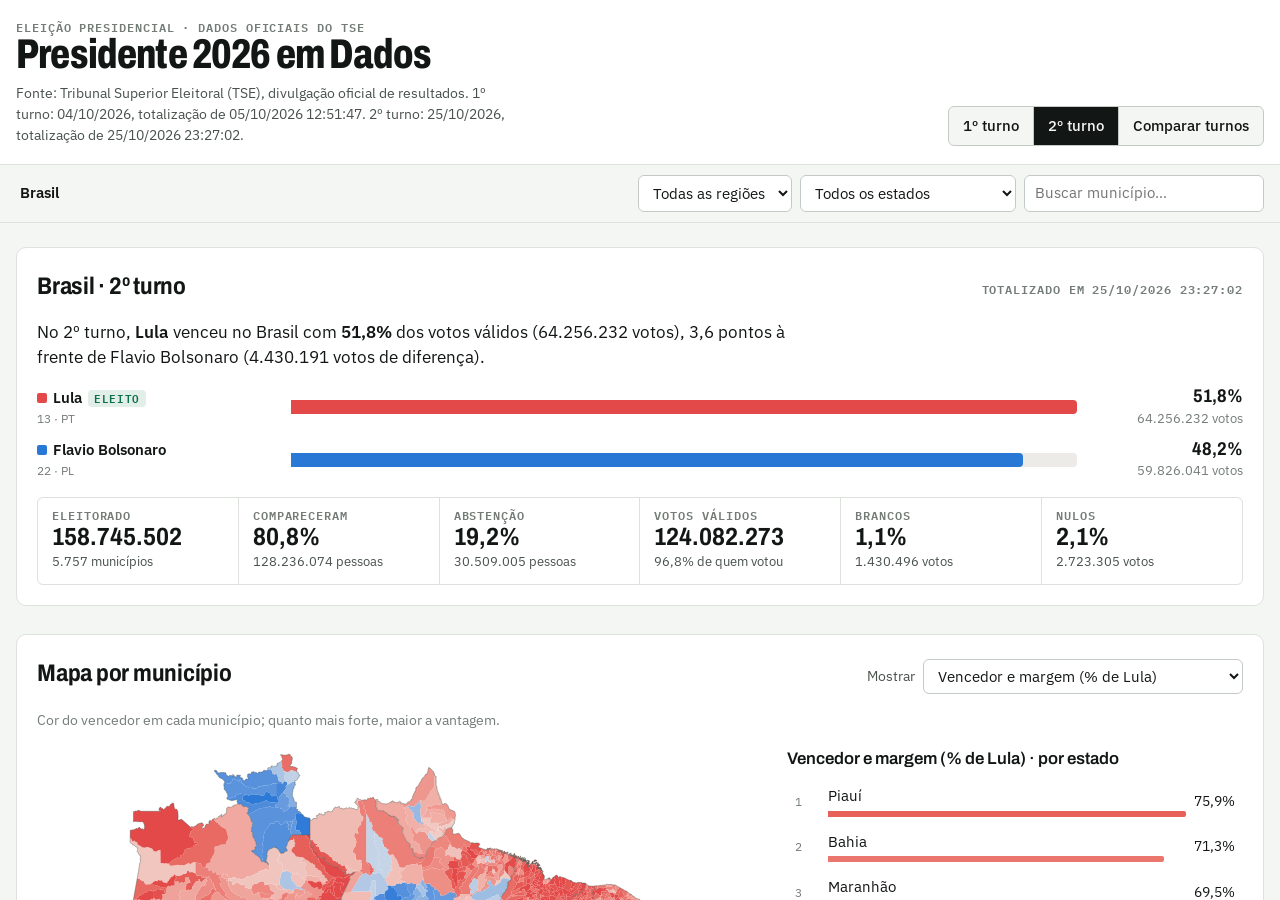
<file: index.html>
<!doctype html>
<html lang="pt-BR">
<head>
<meta charset="utf-8">
<title>Presidente 2026 em Dados</title>
<meta http-equiv="refresh" content="0; url=web/">
</head>
<body>
<p>Abrindo o painel… Se nada acontecer, <a href="web/">clique aqui</a>.</p>
</body>
</html>
</file>
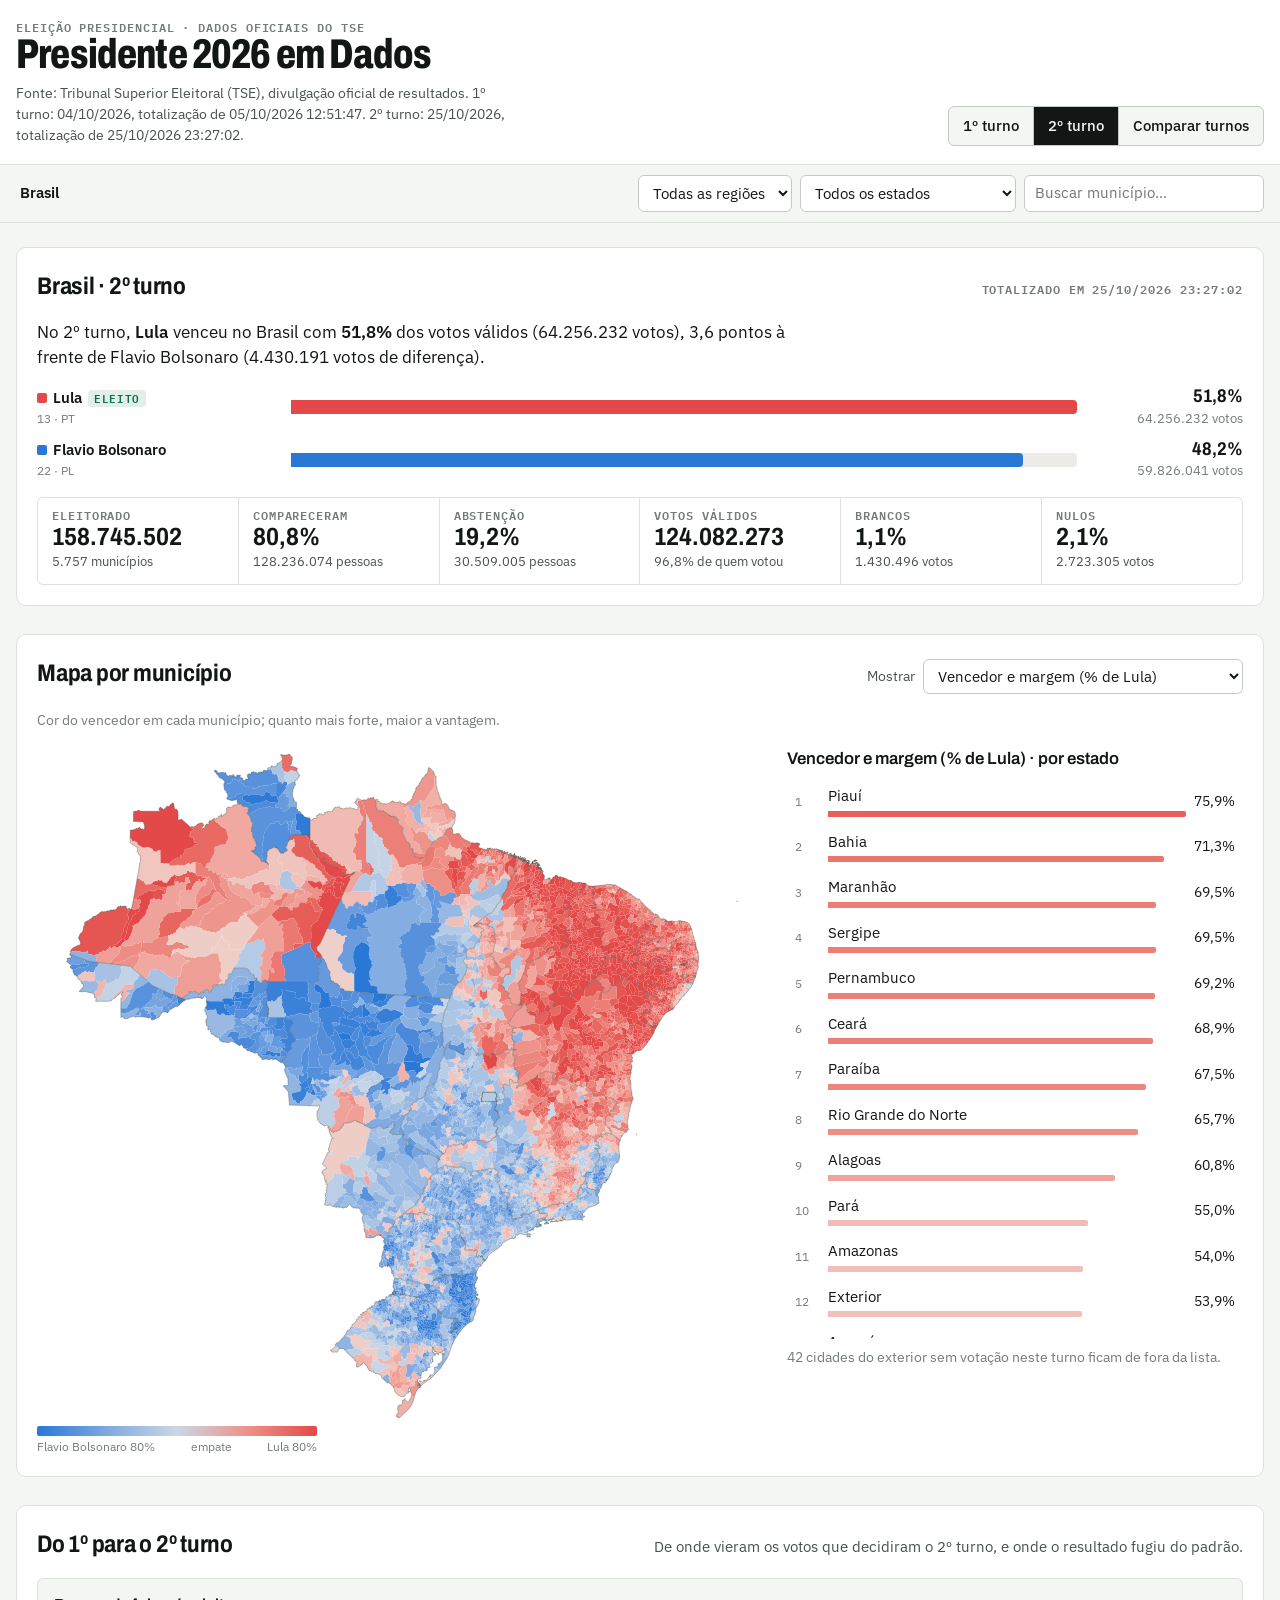
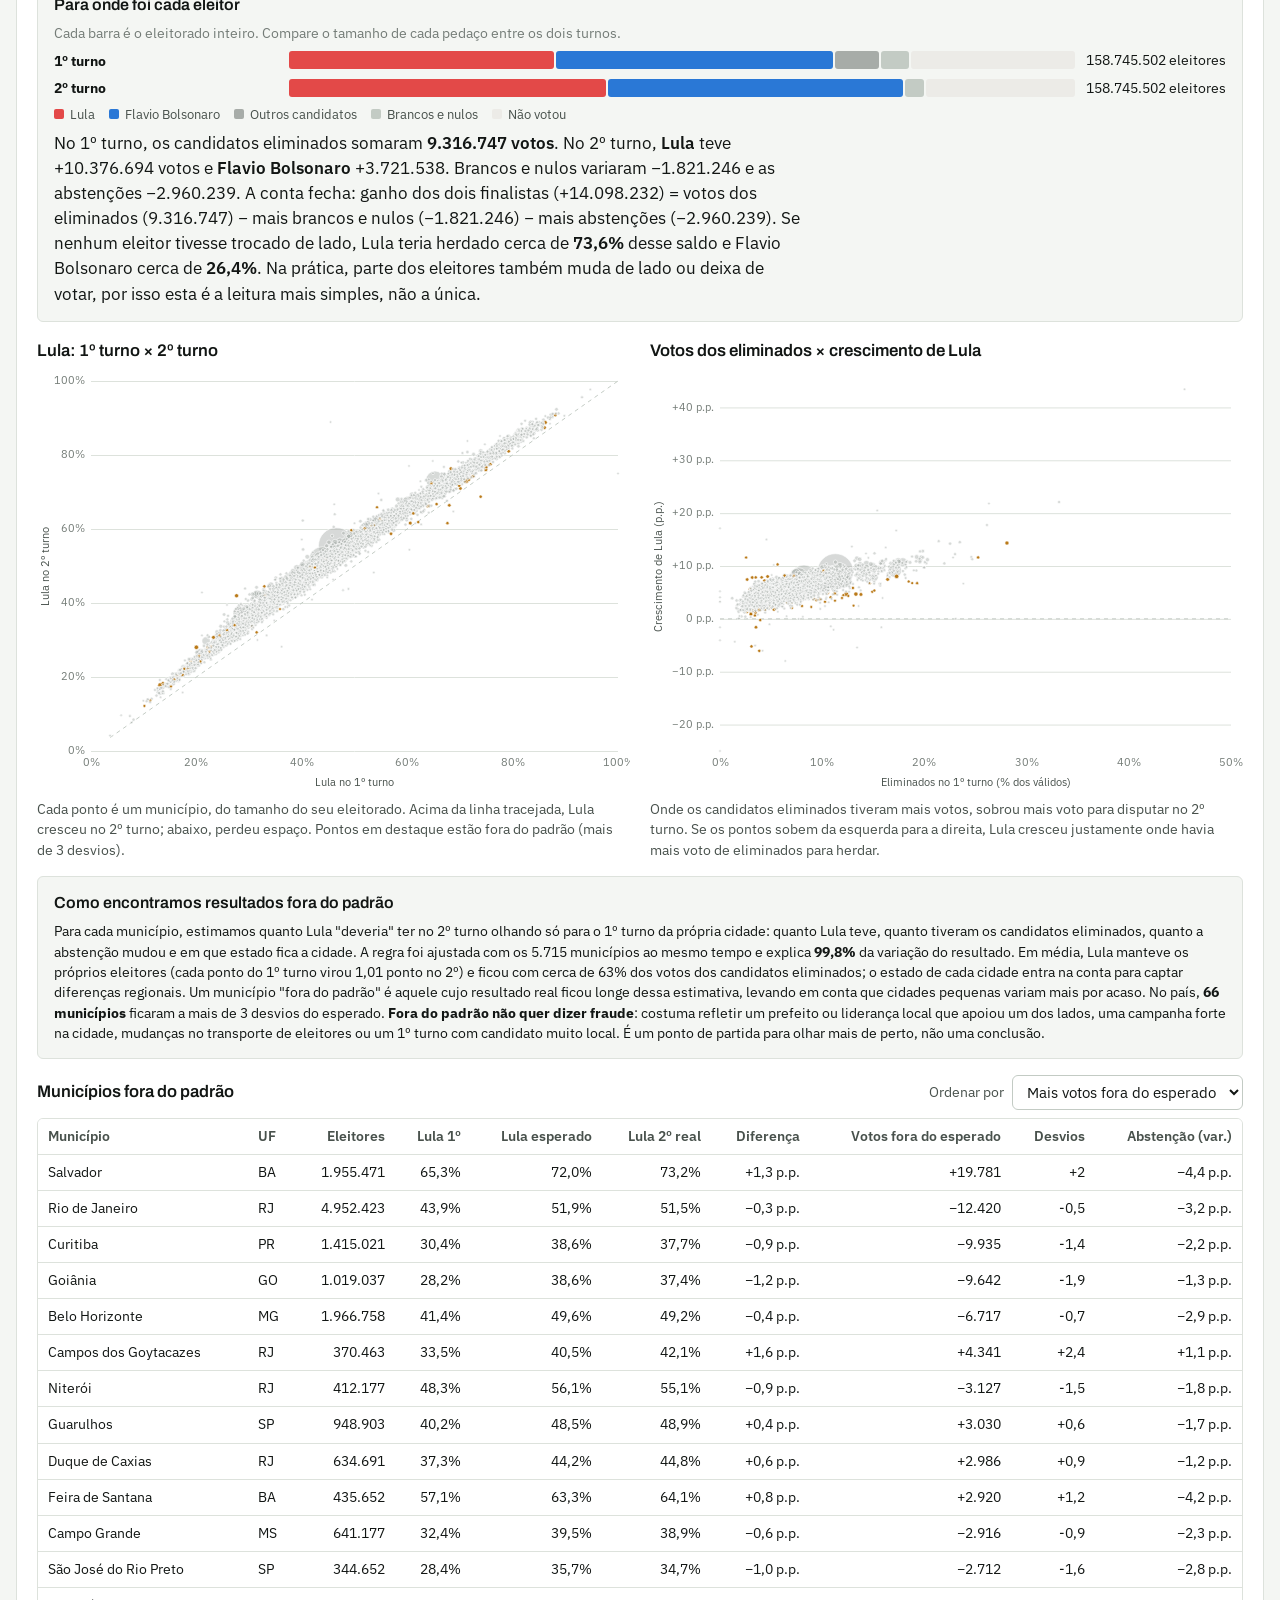
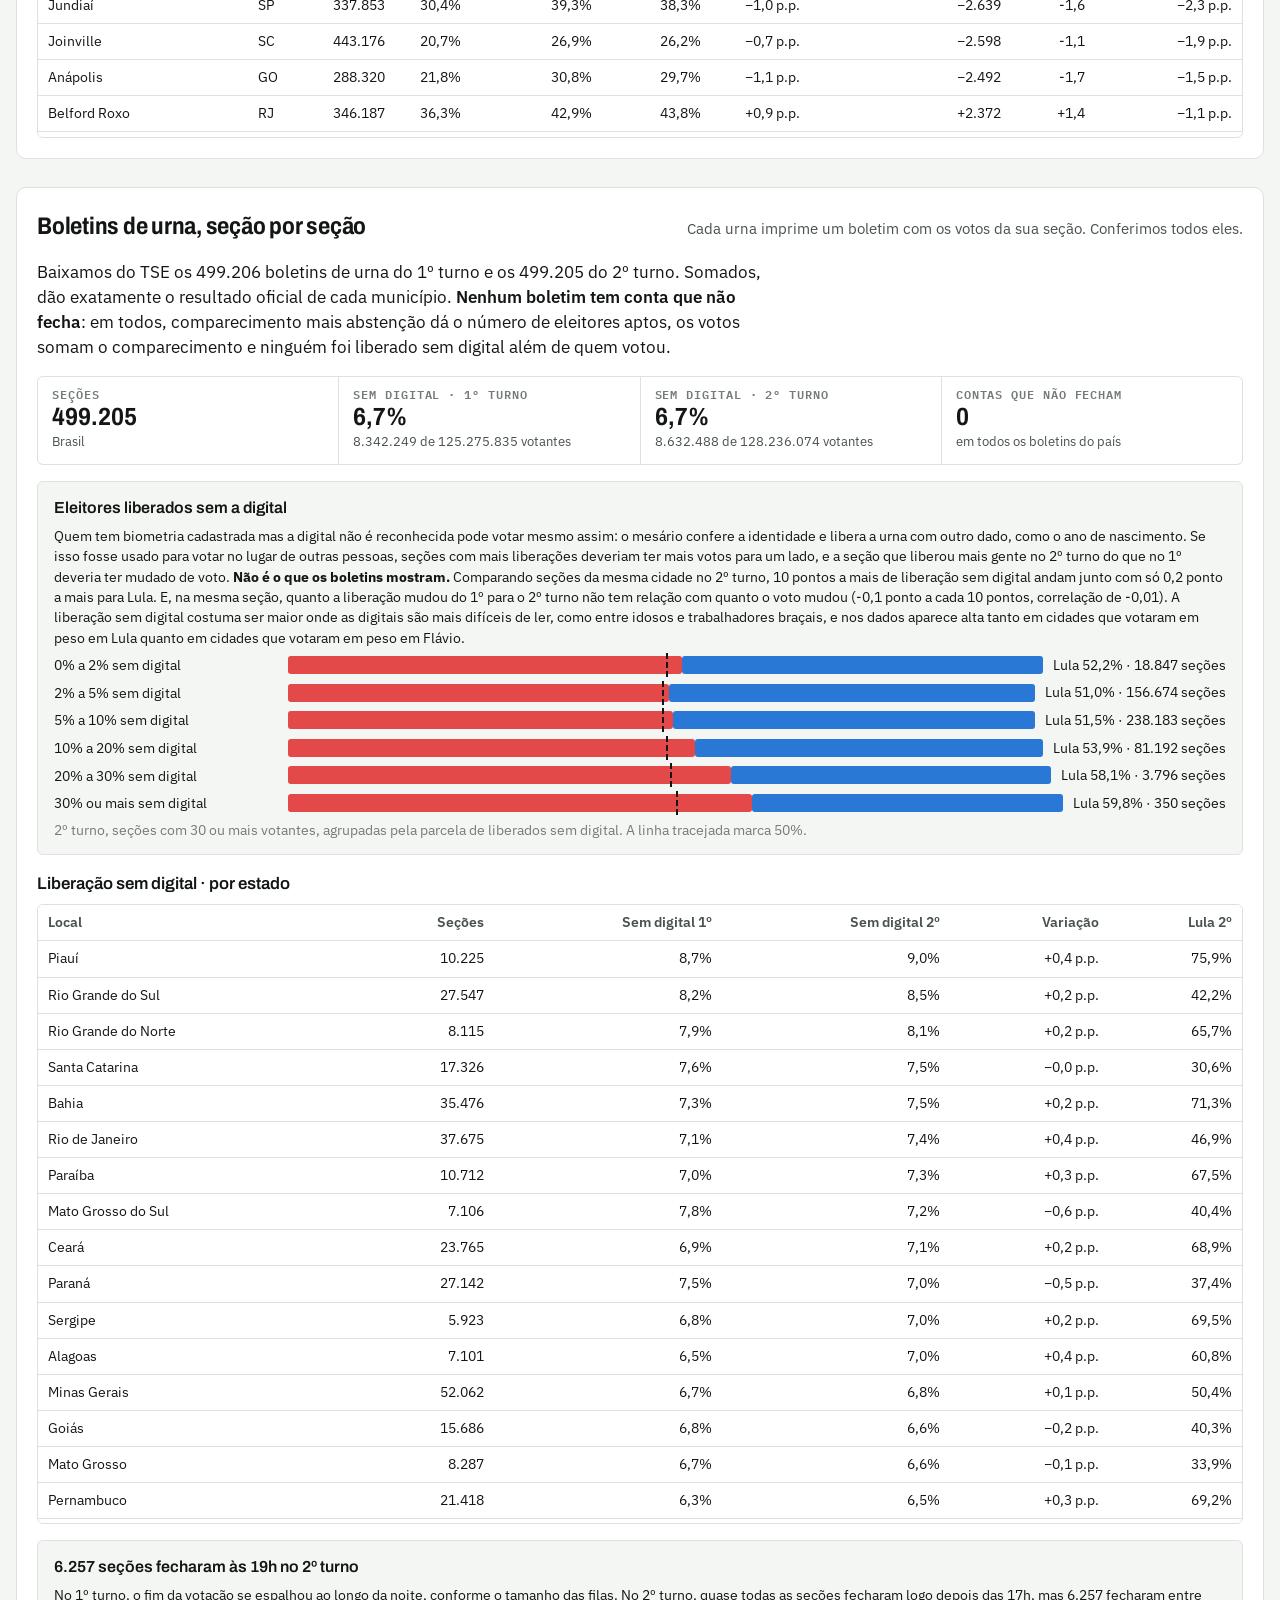
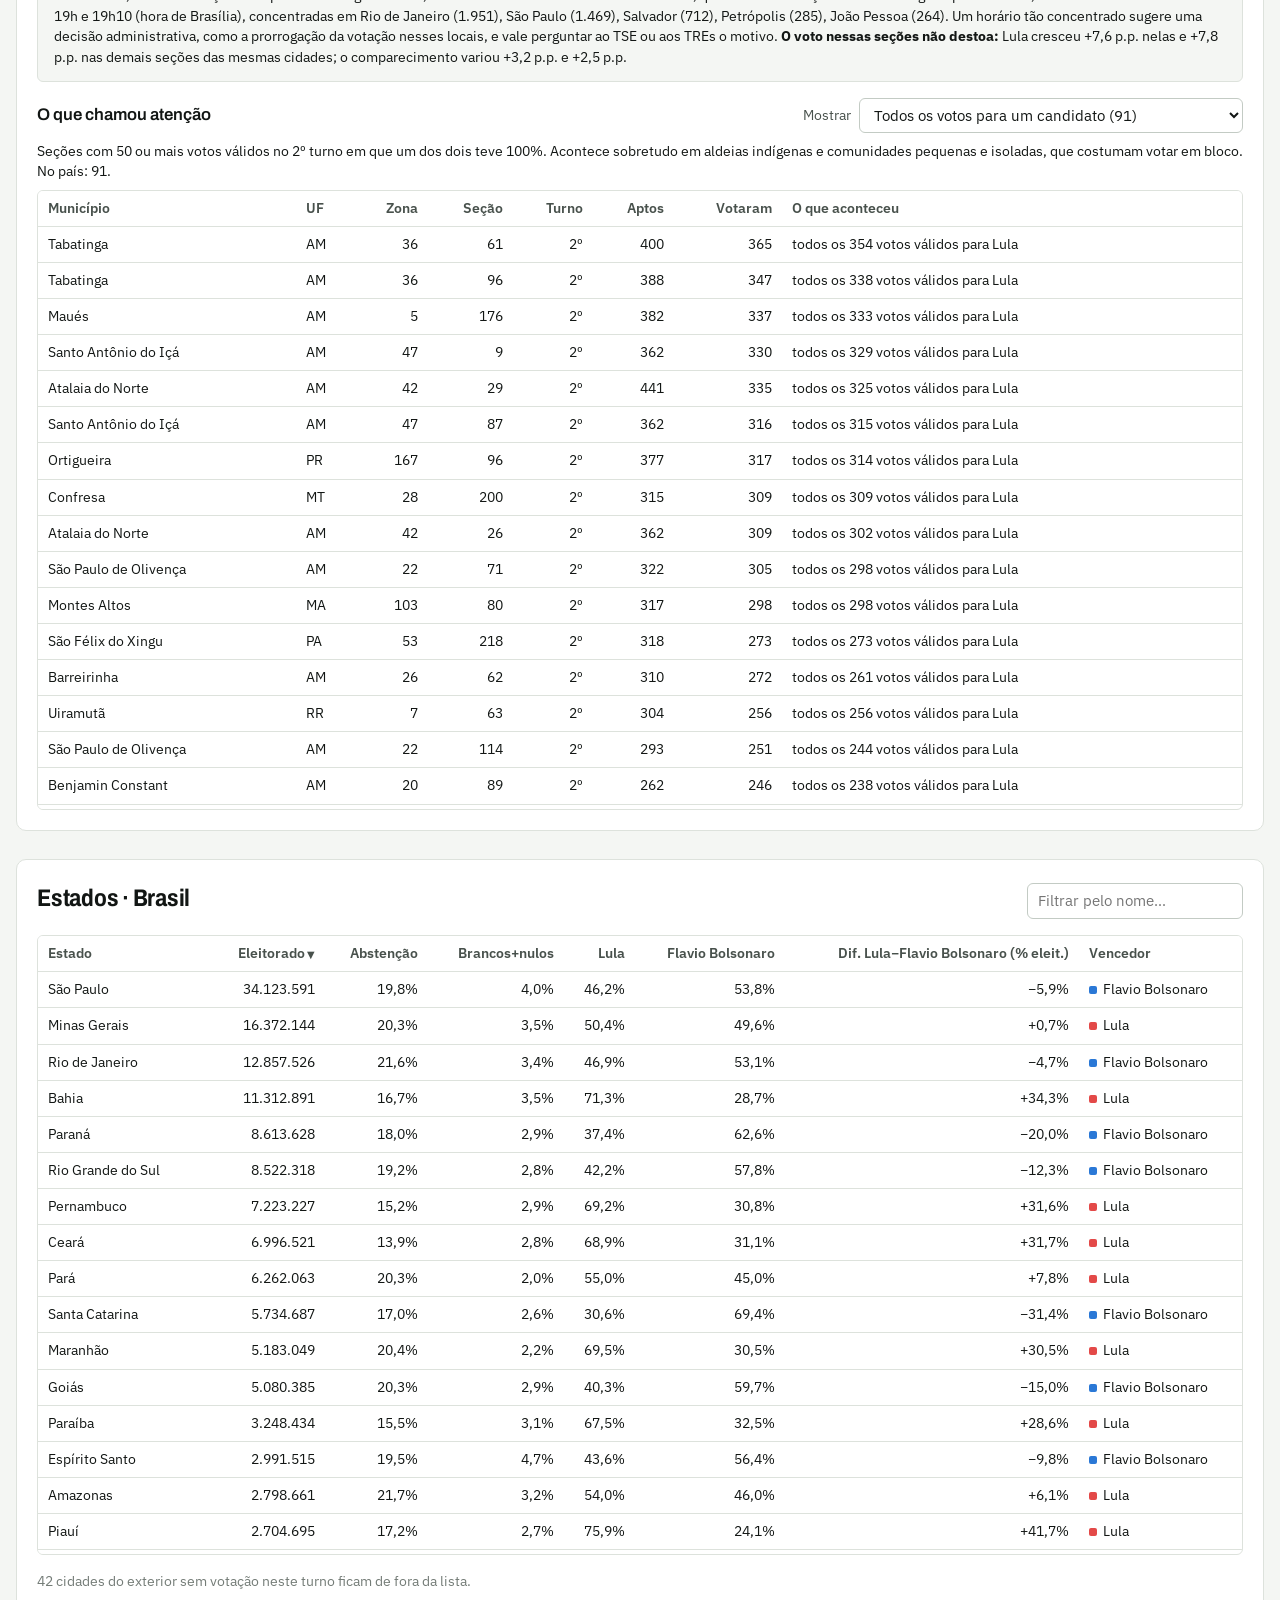
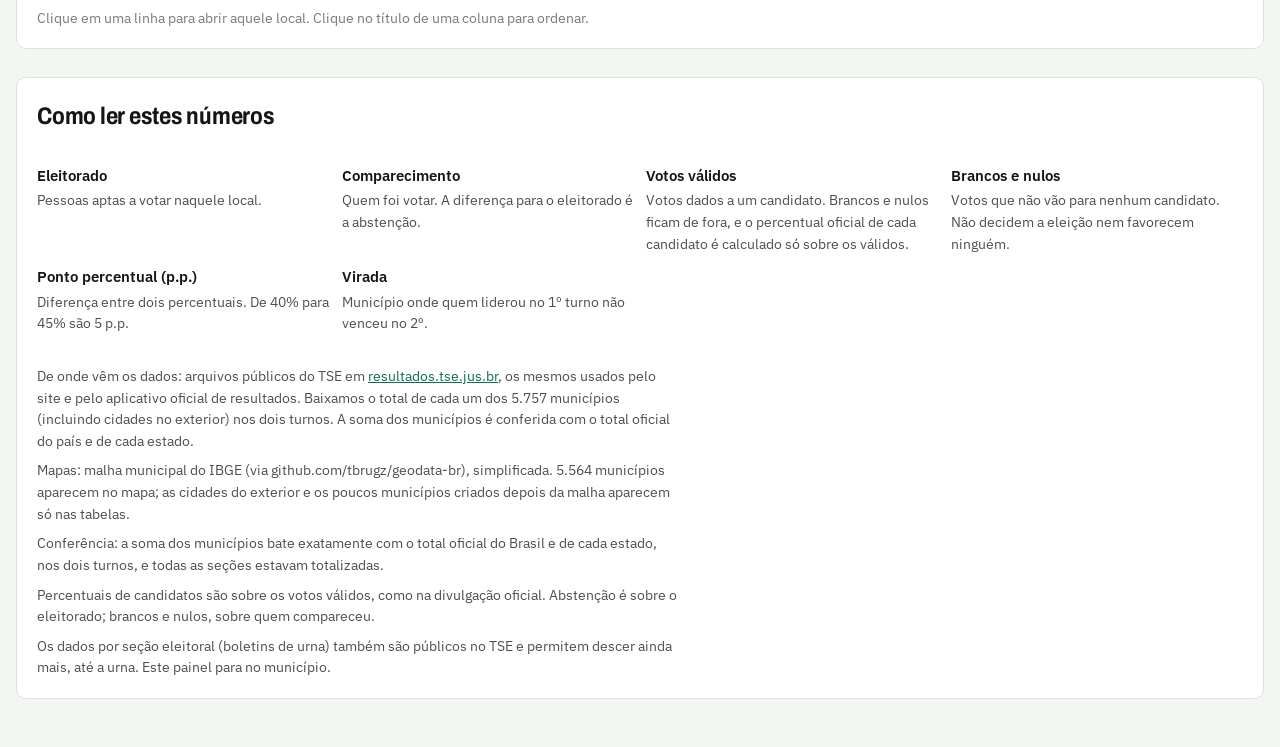
<file: web/index.html>
<!doctype html>
<html lang="pt-BR">
<head>
<meta charset="utf-8">
<meta name="viewport" content="width=device-width, initial-scale=1, viewport-fit=cover">
<title>Presidente 2026 em Dados</title>
<meta name="claude:viewport-fit-sides" content="cover">
<meta name="description" content="Resultados oficiais do TSE para Presidente em 2026, 1º e 2º turno, por município, estado e região, com comparação entre turnos.">
<link rel="preconnect" href="https://fonts.googleapis.com">
<link rel="preconnect" href="https://fonts.gstatic.com" crossorigin>
<link rel="stylesheet" href="https://fonts.googleapis.com/css2?family=Archivo:wdth,wght@62..125,500..800&family=IBM+Plex+Mono:wght@500;600&family=IBM+Plex+Sans:wght@400;500;600&display=swap">
<link rel="stylesheet" href="style.css">
</head>
<body>
<!--CORPO-->
<header class="topo">
  <div class="wrap">
    <div>
      <div class="eyebrow">Eleição presidencial · dados oficiais do TSE</div>
      <h1>Presidente 2026 em Dados</h1>
      <p class="fonte" id="fonte">Carregando os resultados oficiais…</p>
    </div>
    <div class="seg" role="group" aria-label="Turno" id="turnos">
      <button type="button" data-t="t1" aria-pressed="false">1º turno</button>
      <button type="button" data-t="t2" aria-pressed="true">2º turno</button>
      <button type="button" data-t="cmp" aria-pressed="false">Comparar turnos</button>
    </div>
  </div>
</header>

<nav class="local" aria-label="Local">
  <div class="wrap">
    <div class="migalha" id="migalha"></div>
    <div class="filtros">
      <select id="sel-rg" aria-label="Região"></select>
      <select id="sel-uf" aria-label="Estado"></select>
      <input id="busca" type="search" list="lista-mun" placeholder="Buscar município…" aria-label="Buscar município" autocomplete="off">
      <datalist id="lista-mun"></datalist>
    </div>
  </div>
</nav>

<main>
  <div class="wrap" id="app">
    <div class="carregando" id="carregando">Carregando os resultados oficiais…</div>

    <section class="bloco" id="resultado" hidden>
      <div class="bloco-cab">
        <h2 id="res-titulo">Resultado</h2>
        <span class="eyebrow" id="res-status"></span>
      </div>
      <p class="lead" id="res-lead"></p>
      <div class="cands" id="res-cands"></div>
      <div class="kpis" id="res-kpis"></div>
    </section>

    <section class="bloco" id="mapa" hidden>
      <div class="bloco-cab">
        <h2>Mapa por município</h2>
        <div class="controles">
          <label for="sel-metrica">Mostrar</label>
          <select id="sel-metrica"></select>
        </div>
      </div>
      <p class="small muted" id="metrica-desc"></p>
      <div class="mapa-grid">
        <div class="mapa-box">
          <p class="caixa small" id="mapa-aviso" hidden></p>
          <canvas id="cv-mapa" aria-label="Mapa dos municípios" role="img"></canvas>
          <div class="legenda" id="legenda"></div>
        </div>
        <div class="fig">
          <h3 id="rank-titulo">Ranking</h3>
          <div class="ranking" id="ranking"></div>
          <p class="small muted" id="rank-nota"></p>
        </div>
      </div>
    </section>

    <section class="bloco" id="analise" hidden>
      <div class="bloco-cab">
        <h2>Do 1º para o 2º turno</h2>
        <p>De onde vieram os votos que decidiram o 2º turno, e onde o resultado fugiu do padrão.</p>
      </div>
      <div class="caixa">
        <h3>Para onde foi cada eleitor</h3>
        <p class="small muted">Cada barra é o eleitorado inteiro. Compare o tamanho de cada pedaço entre os dois turnos.</p>
        <div class="ponte" id="ponte"></div>
        <p class="lead small" id="ponte-texto"></p>
      </div>
      <div class="grid2">
        <figure class="fig" id="fig-disp1">
          <h3 id="disp1-titulo">1º turno × 2º turno</h3>
          <canvas id="cv-disp1"></canvas>
          <figcaption id="disp1-cap"></figcaption>
        </figure>
        <figure class="fig" id="fig-disp2">
          <h3 id="disp2-titulo">Votos dos eliminados × crescimento</h3>
          <canvas id="cv-disp2"></canvas>
          <figcaption id="disp2-cap"></figcaption>
        </figure>
      </div>
      <div class="caixa">
        <h3>Como encontramos resultados fora do padrão</h3>
        <p class="small" id="modelo-texto"></p>
      </div>
      <div class="fig">
        <div class="bloco-cab">
          <h3 id="atip-titulo">Municípios fora do padrão</h3>
          <div class="controles">
            <label for="sel-atip">Ordenar por</label>
            <select id="sel-atip">
              <option value="votos">Mais votos fora do esperado</option>
              <option value="z">Mais improvável (desvios)</option>
              <option value="abst+">Maior alta da abstenção</option>
              <option value="abst-">Maior queda da abstenção</option>
              <option value="virada">Viradas (líder mudou)</option>
            </select>
          </div>
        </div>
        <p class="dica-rolar small muted">Arraste a tabela para o lado para ver todas as colunas.</p>
        <div class="tabela-wrap"><table id="tab-atip"></table></div>
      </div>
    </section>

    <section class="bloco" id="urnas" hidden>
      <div class="bloco-cab">
        <h2>Boletins de urna, seção por seção</h2>
        <p>Cada urna imprime um boletim com os votos da sua seção. Conferimos todos eles.</p>
      </div>
      <p class="lead" id="bu-lead"></p>
      <div class="kpis" id="bu-kpis"></div>
      <div class="caixa">
        <h3>Eleitores liberados sem a digital</h3>
        <p class="small" id="bu-nh-texto"></p>
        <div class="ponte" id="bu-faixas"></div>
        <p class="small muted" id="bu-faixas-nota"></p>
      </div>
      <div class="fig">
        <h3 id="bu-nh-titulo">Liberação sem digital por local</h3>
        <div class="tabela-wrap"><table id="tab-nh"></table></div>
      </div>
      <div class="caixa" id="bu-19h"></div>
      <div class="fig">
        <div class="bloco-cab">
          <h3>O que chamou atenção</h3>
          <div class="controles">
            <label for="sel-alerta">Mostrar</label>
            <select id="sel-alerta"></select>
          </div>
        </div>
        <p class="small" id="alerta-desc"></p>
        <p class="dica-rolar small muted">Arraste a tabela para o lado para ver todas as colunas.</p>
        <div class="tabela-wrap"><table id="tab-alertas"></table></div>
      </div>
    </section>

    <section class="bloco" id="tabela" hidden>
      <div class="bloco-cab">
        <h2 id="tab-titulo">Todos os locais</h2>
        <input id="tab-busca" type="search" placeholder="Filtrar pelo nome…" aria-label="Filtrar tabela" class="filtro-tab">
      </div>
      <p class="dica-rolar small muted">Arraste a tabela para o lado para ver todas as colunas.</p>
      <div class="tabela-wrap"><table id="tab-locais"></table></div>
      <p class="small muted" id="tab-nota"></p>
      <p class="small muted">Clique em uma linha para abrir aquele local. Clique no título de uma coluna para ordenar.</p>
    </section>

    <section class="bloco" id="glossario" hidden>
      <h2>Como ler estes números</h2>
      <dl class="glossario">
        <div><dt>Eleitorado</dt><dd>Pessoas aptas a votar naquele local.</dd></div>
        <div><dt>Comparecimento</dt><dd>Quem foi votar. A diferença para o eleitorado é a abstenção.</dd></div>
        <div><dt>Votos válidos</dt><dd>Votos dados a um candidato. Brancos e nulos ficam de fora, e o percentual oficial de cada candidato é calculado só sobre os válidos.</dd></div>
        <div><dt>Brancos e nulos</dt><dd>Votos que não vão para nenhum candidato. Não decidem a eleição nem favorecem ninguém.</dd></div>
        <div><dt>Ponto percentual (p.p.)</dt><dd>Diferença entre dois percentuais. De 40% para 45% são 5 p.p.</dd></div>
        <div><dt>Virada</dt><dd>Município onde quem liderou no 1º turno não venceu no 2º.</dd></div>
      </dl>
      <div class="notas" id="notas"></div>
    </section>
  </div>
</main>
<div class="tip" id="tip" hidden></div>
<script src="graf.js"></script>
<script src="app.js"></script>
<!--/CORPO-->
</body>
</html>
</file>
<file: web/style.css>
/* Layout: faixa de cabeçalho + barra de local fixa; seções empilhadas em largura cheia,
   cada uma com um título curto, a leitura principal e o detalhe abaixo. */
:root {
  --bg: #f4f6f3;
  --panel: #ffffff;
  --fg: #121614;
  --fg-2: #48514c;
  --muted: #747c77;
  --line: #dde2dc;
  --line-strong: #c3cbc4;
  --accent: #0b6e4f;
  --accent-soft: #e2efe9;
  --s1: #2a78d6; --s2: #eb6834; --s3: #1baf7a; --s4: #eda100;
  --s5: #e87ba4; --s6: #008300; --s7: #6250d6; --s8: #e34948;
  --outros: #a7aca8;
  --mid: #ecebe7;
  --warn: #b26b00;
  --bad: #c43c3c;
  --font-display: "Archivo", "Arial Narrow", system-ui, sans-serif;
  --font-body: "IBM Plex Sans", system-ui, -apple-system, "Segoe UI", sans-serif;
  --font-mono: "IBM Plex Mono", ui-monospace, "SFMono-Regular", Menlo, monospace;
  --r: 6px;
}
@media (prefers-color-scheme: dark) {
  :root:not([data-theme="light"]) {
    --bg: #0e1110; --panel: #161a18; --fg: #edf0ed; --fg-2: #c0c8c2; --muted: #8d958f;
    --line: #29302c; --line-strong: #3a423d; --accent: #45c497; --accent-soft: #17302a;
    --s1: #3987e5; --s2: #d95926; --s3: #199e70; --s4: #c98500;
    --s5: #d55181; --s6: #008300; --s7: #9085e9; --s8: #e66767;
    --outros: #5e6560; --mid: #383835; --warn: #e3a33a; --bad: #e66767;
    color-scheme: dark;
  }
}
:root[data-theme="dark"] {
  --bg: #0e1110; --panel: #161a18; --fg: #edf0ed; --fg-2: #c0c8c2; --muted: #8d958f;
  --line: #29302c; --line-strong: #3a423d; --accent: #45c497; --accent-soft: #17302a;
  --s1: #3987e5; --s2: #d95926; --s3: #199e70; --s4: #c98500;
  --s5: #d55181; --s6: #008300; --s7: #9085e9; --s8: #e66767;
  --outros: #5e6560; --mid: #383835; --warn: #e3a33a; --bad: #e66767;
  color-scheme: dark;
}

* { box-sizing: border-box; }
[hidden] { display: none !important; }
body {
  margin: 0; background: var(--bg); color: var(--fg);
  font: 15px/1.5 var(--font-body);
  -webkit-font-smoothing: antialiased;
}
body::before {
  content: ""; position: fixed; inset: 0 0 auto; height: env(safe-area-inset-top, 0px);
  z-index: 10; background: var(--panel);
}
.wrap {
  max-width: 1280px; margin: 0 auto;
  padding-left: max(16px, env(safe-area-inset-left, 0px));
  padding-right: max(16px, env(safe-area-inset-right, 0px));
}
h1, h2, h3 { font-family: var(--font-display); text-wrap: balance; margin: 0; }
h2 { font-size: 1.5rem; font-weight: 700; font-stretch: 85%; letter-spacing: -0.01em; }
h3 { font-size: 1.05rem; font-weight: 600; }
p { margin: 0; }
a { color: var(--accent); }
button, select, input { font: inherit; color: inherit; }
:focus-visible { outline: 2px solid var(--accent); outline-offset: 2px; }
.num { font-variant-numeric: tabular-nums; }
.mono { font-family: var(--font-mono); }
.muted { color: var(--muted); }
.small { font-size: 0.85rem; }
.eyebrow {
  font: 600 0.72rem/1 var(--font-mono); text-transform: uppercase; letter-spacing: 0.08em;
  color: var(--muted);
}

/* Cabeçalho */
.topo { background: var(--panel); border-bottom: 1px solid var(--line); }
.topo .wrap { padding-block: 22px 18px; display: flex; flex-wrap: wrap; gap: 16px 32px; align-items: end; justify-content: space-between; }
.topo h1 { font-size: clamp(1.8rem, 4vw, 2.6rem); font-weight: 800; font-stretch: 75%; line-height: 1; letter-spacing: -0.02em; }
.topo .fonte { margin-top: 8px; color: var(--fg-2); font-size: 0.88rem; max-width: 62ch; }

.seg { display: inline-flex; border: 1px solid var(--line-strong); border-radius: var(--r); overflow: hidden; background: var(--bg); }
.seg button {
  border: 0; background: transparent; padding: 8px 14px; cursor: pointer; font-weight: 500;
  border-right: 1px solid var(--line-strong);
}
.seg button:last-child { border-right: 0; }
.seg button[aria-pressed="true"] { background: var(--fg); color: var(--bg); }
.seg button:hover:not([aria-pressed="true"]) { background: var(--accent-soft); }

/* Barra de local */
.local {
  position: sticky; top: env(safe-area-inset-top, 0px); z-index: 5;
  background: color-mix(in srgb, var(--bg) 92%, transparent);
  backdrop-filter: blur(8px); border-bottom: 1px solid var(--line);
}
.local .wrap { padding-block: 10px; display: flex; flex-wrap: wrap; gap: 8px 12px; align-items: center; }
.migalha { display: flex; flex-wrap: wrap; gap: 4px; align-items: center; font-weight: 600; min-width: 0; }
.migalha button { border: 0; background: none; padding: 2px 4px; cursor: pointer; color: var(--accent); border-radius: 4px; }
.migalha button:hover { background: var(--accent-soft); }
.migalha .atual { padding: 2px 4px; }
.migalha .sep { color: var(--muted); }
.filtros { display: flex; flex-wrap: wrap; gap: 8px; margin-left: auto; }
.filtros select, .filtros input {
  border: 1px solid var(--line-strong); background: var(--panel); border-radius: var(--r);
  padding: 6px 10px; min-width: 0; max-width: 100%;
}
.filtros input { width: 15rem; }

/* Seções */
main .wrap { padding-block: 24px 48px; display: grid; gap: 28px; }
section.bloco { background: var(--panel); border: 1px solid var(--line); border-radius: 10px; padding: 20px; display: grid; gap: 16px; min-width: 0; }
.bloco-cab { display: flex; flex-wrap: wrap; gap: 8px 16px; align-items: baseline; justify-content: space-between; }
.bloco-cab p { color: var(--fg-2); max-width: 70ch; }
.lead { font-size: 1.05rem; color: var(--fg); max-width: 75ch; }
.lead b { font-weight: 600; }

/* Números de destaque */
.kpis { display: grid; grid-template-columns: repeat(auto-fit, minmax(150px, 1fr)); gap: 1px; background: var(--line); border: 1px solid var(--line); border-radius: var(--r); overflow: hidden; }
.kpi { background: var(--panel); padding: 12px 14px; display: grid; gap: 2px; }
.kpi .v { font: 700 1.55rem/1.1 var(--font-display); font-stretch: 85%; }
.kpi .d { font-size: 0.82rem; color: var(--fg-2); }
.delta-up { color: var(--accent); }
.delta-down { color: var(--bad); }

/* Barras de candidatos */
.cands { display: grid; gap: 10px; }
.cand { display: grid; grid-template-columns: minmax(0, 15rem) 1fr auto; gap: 4px 14px; align-items: center; }
.cand .nome { font-weight: 600; min-width: 0; overflow-wrap: anywhere; }
.cand .nome small { display: block; font-weight: 400; color: var(--muted); font-size: 0.78rem; }
.cand .trilho { height: 14px; background: var(--mid); border-radius: 0 4px 4px 0; position: relative; }
.cand .barra { position: absolute; inset: 0 auto 0 0; border-radius: 0 4px 4px 0; }
.cand .barra.t1 { opacity: 0.35; }
.cand .val { text-align: right; min-width: 9.5rem; }
.cand .val b { font: 700 1.15rem var(--font-display); font-stretch: 85%; }
.cand .val span { color: var(--muted); font-size: 0.82rem; display: block; }
.sw { display: inline-block; width: 10px; height: 10px; border-radius: 2px; margin-right: 6px; vertical-align: baseline; }
.selo { display: inline-block; font: 600 0.68rem/1 var(--font-mono); text-transform: uppercase; letter-spacing: 0.06em; padding: 3px 6px; border-radius: 4px; background: var(--accent-soft); color: var(--accent); margin-left: 6px; vertical-align: middle; }
.selo.alerta { background: color-mix(in srgb, var(--warn) 18%, transparent); color: var(--warn); }

/* Mapa */
.mapa-grid { display: grid; grid-template-columns: minmax(0, 1.6fr) minmax(0, 1fr); gap: 20px; align-items: start; }
.mapa-box { position: relative; min-width: 0; }
.mapa-box canvas { width: 100%; display: block; cursor: pointer; touch-action: manipulation; }
.legenda { display: flex; flex-wrap: wrap; gap: 6px 14px; align-items: center; font-size: 0.82rem; color: var(--fg-2); }
.legenda .rampa { height: 10px; width: 280px; max-width: 100%; border-radius: 2px; }
.legenda .rampa-wrap { display: grid; gap: 2px; }
.legenda .rampa-ticks { display: flex; justify-content: space-between; font-size: 0.75rem; color: var(--muted); }
.controles { display: flex; flex-wrap: wrap; gap: 8px; align-items: center; }
.controles label { font-size: 0.85rem; color: var(--fg-2); }
.controles select { border: 1px solid var(--line-strong); background: var(--panel); border-radius: var(--r); padding: 6px 10px; max-width: 100%; }

.tip {
  position: fixed; pointer-events: none; z-index: 20; background: var(--panel); color: var(--fg);
  border: 1px solid var(--line-strong); border-radius: var(--r); padding: 8px 10px; font-size: 0.82rem;
  box-shadow: 0 6px 24px rgb(0 0 0 / 0.14); max-width: 280px; line-height: 1.35;
}
.tip b { font-weight: 600; }
.tip .linha { display: flex; justify-content: space-between; gap: 12px; }

/* Ranking ao lado do mapa */
.ranking { display: grid; gap: 2px; max-height: 560px; overflow: auto; min-width: 0; }
.ranking button {
  display: grid; grid-template-columns: 1.6rem minmax(0, 1fr) auto; gap: 8px; align-items: center;
  border: 0; background: none; text-align: left; padding: 6px 8px; border-radius: 4px; cursor: pointer;
}
.ranking button:hover { background: var(--accent-soft); }
.ranking .pos { color: var(--muted); font-size: 0.78rem; }
.ranking .nm { overflow: hidden; text-overflow: ellipsis; white-space: nowrap; }
.ranking .mini { height: 6px; border-radius: 0 2px 2px 0; margin-top: 3px; }

/* Análise */
.grid2 { display: grid; grid-template-columns: repeat(2, minmax(0, 1fr)); gap: 20px; }
.fig { display: grid; gap: 8px; min-width: 0; margin: 0; }
.fig figcaption, .fig .cap { font-size: 0.85rem; color: var(--fg-2); }
.fig svg { width: 100%; height: auto; display: block; overflow: visible; }
.fig canvas { width: 100%; display: block; }
.ponte { display: grid; gap: 6px; }
.ponte-linha { display: grid; grid-template-columns: minmax(0, 14rem) 1fr minmax(6.5rem, auto); gap: 10px; align-items: center; font-size: 0.9rem; }
.ponte-linha .trilho { position: relative; height: 18px; }
.ponte-linha .seg-b { position: absolute; top: 0; bottom: 0; border-radius: 3px; }
.ponte-linha .v { text-align: right; }
.caixa { border: 1px solid var(--line); border-radius: var(--r); padding: 14px 16px; background: var(--bg); display: grid; gap: 6px; }
.caixa h3 { font-size: 1rem; }

/* Tabelas */
.tabela-wrap { overflow-x: auto; border: 1px solid var(--line); border-radius: var(--r); max-height: 620px; }
table { border-collapse: collapse; width: 100%; font-size: 0.88rem; }
th, td { padding: 7px 10px; border-bottom: 1px solid var(--line); text-align: right; white-space: nowrap; }
th:first-child, td:first-child, th.txt, td.txt { text-align: left; }
tbody td:first-child { position: sticky; left: 0; background: var(--panel); z-index: 1; }
thead th:first-child { left: 0; z-index: 2; }
thead th { position: sticky; top: 0; background: var(--panel); font-weight: 600; color: var(--fg-2); cursor: pointer; user-select: none; z-index: 1; }
thead th[aria-sort="ascending"]::after { content: " ▲"; font-size: 0.7em; }
thead th[aria-sort="descending"]::after { content: " ▼"; font-size: 0.7em; }
tbody tr:hover td { background: var(--accent-soft); }
tbody tr { cursor: pointer; }
td .tag { display: inline-block; width: 8px; height: 8px; border-radius: 2px; margin-right: 6px; }

.glossario { display: grid; grid-template-columns: repeat(auto-fit, minmax(240px, 1fr)); gap: 12px; }
.glossario dt { font-weight: 600; }
.glossario dd { margin: 2px 0 0; color: var(--fg-2); font-size: 0.9rem; }
.notas { color: var(--fg-2); font-size: 0.9rem; display: grid; gap: 8px; max-width: 80ch; }
.dica-rolar { display: none; }
.carregando { padding: 48px 0; text-align: center; color: var(--muted); }
.erro { color: var(--bad); }

@media (max-width: 900px) {
  .mapa-grid, .grid2 { grid-template-columns: minmax(0, 1fr); }
  .ranking { max-height: 360px; }
  .kpis { grid-template-columns: repeat(3, minmax(0, 1fr)); }
}
@media (max-width: 560px) {
  body { font-size: 14px; }
  .topo .wrap { padding-block: 16px 14px; gap: 12px; }
  .topo .fonte { font-size: 0.8rem; }
  .seg { width: 100%; }
  .seg button { flex: 1; padding: 8px 6px; }
  .local { position: static; backdrop-filter: none; }
  .kpis { grid-template-columns: repeat(2, minmax(0, 1fr)); }
  .kpi { padding: 10px 12px; }
  .kpi .v { font-size: 1.3rem; }
  .cand .val { min-width: 0; }
  main .wrap { padding-block: 16px 32px; gap: 16px; }
  .caixa { padding: 12px; }
  h2 { font-size: 1.3rem; }
  .bloco-cab .controles, .bloco-cab .controles select, #tab-busca { width: 100%; }
  .legenda .rampa { width: 100%; }
  .legenda .rampa-wrap { width: 100%; }
  th, td { padding: 6px 8px; }
  .dica-rolar { display: block; }
  .cand { grid-template-columns: minmax(0, 1fr) auto; }
  .cand .trilho { grid-column: 1 / -1; grid-row: 2; }
  .ponte-linha { grid-template-columns: minmax(0, 1fr) auto; }
  .ponte-linha .trilho { grid-column: 1 / -1; grid-row: 2; }
  .filtros { margin-left: 0; width: 100%; }
  .filtros input { width: 100%; }
  .filtros select { flex: 1 1 40%; }
  section.bloco { padding: 16px; }
}
@media (prefers-reduced-motion: reduce) { * { transition: none !important; animation: none !important; } }
.filtro-tab { border: 1px solid var(--line-strong); background: var(--panel); border-radius: var(--r); padding: 6px 10px; max-width: 100%; }
</file>
